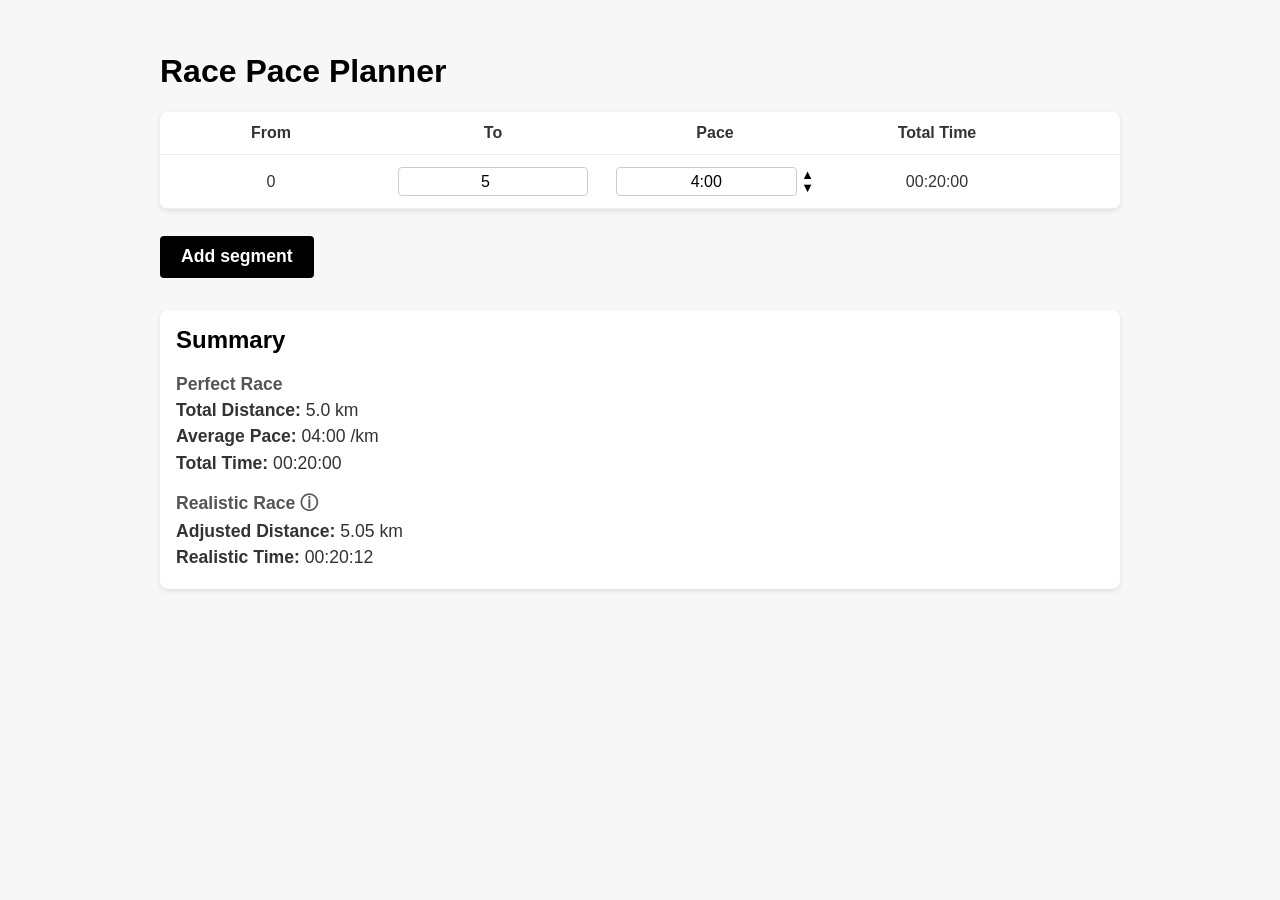
<file: index.html>
<!DOCTYPE html>
<html lang="en">
<head>
  <meta charset="UTF-8">
  <meta name="viewport" content="width=device-width, initial-scale=1.0">
  <link rel="icon" href="favicon.ico" type="image/x-icon">
  <title>Race Pace Planner</title>
  <link rel="stylesheet" href="style.css">
  <link rel="stylesheet" href="https://cdnjs.cloudflare.com/ajax/libs/font-awesome/6.5.0/css/all.min.css">
</head>
<body>
  <div class="content-wrapper">
    <h1>Race Pace Planner</h1>
    <div class="table-wrapper">
      <table id="paceTable">
        <thead>
          <tr>
            <th>From</th>
            <th>To</th>
            <th>Pace</th>
            <th>Total Time</th>
            <th></th>
          </tr>
        </thead>
        <tbody>
          <tr>
            <td class="from-value">0</td>
            <td><input type="number" step="0.1" class="to-km" value="5"></td>
            <td>
              <div class="pace-wrapper">
                <input type="text" class="pace-input" placeholder="mm:ss" value="4:00">
                <div class="pace-buttons">
                  <button type="button" class="pace-up" onclick="adjustPace(this, 1)">▲</button>
                  <button type="button" class="pace-down" onclick="adjustPace(this, -1)">▼</button>
                </div>
              </div>
            </td>
            <td class="cumulative"></td>
            <td></td>
          </tr>
        </tbody>
      </table>
      <button id="addSegmentBtn">Add segment</button>
    </div>
    <div class="summary-wrapper">
      <div class="card">
        <h2>Summary</h2>
        <div class="summary">
          <div class="summary-section">
            <h3>Perfect Race</h3>
            <p><strong>Total Distance:</strong> <span id="totalDistance">0.0</span> km</p>
            <p><strong>Average Pace:</strong> <span id="averagePace">00:00</span> /km</p>
            <p><strong>Total Time:</strong> <span id="totalTime">00:00:00</span></p>
          </div>
          <div class="summary-section">
            <h3 title="Accounts for running 1% extra distance and applies final segment pace to estimate total time.">Realistic Race &#9432;</h3>
            <p><strong>Adjusted Distance:</strong> <span id="adjustedDistance">0.0</span> km</p>
            <p><strong>Realistic Time:</strong> <span id="realisticTime">00:00:00</span></p>
          </div>
        </div>
      </div>
    </div>
  </div>
  <script src="script.js"></script>
</body>
</html>
</file>
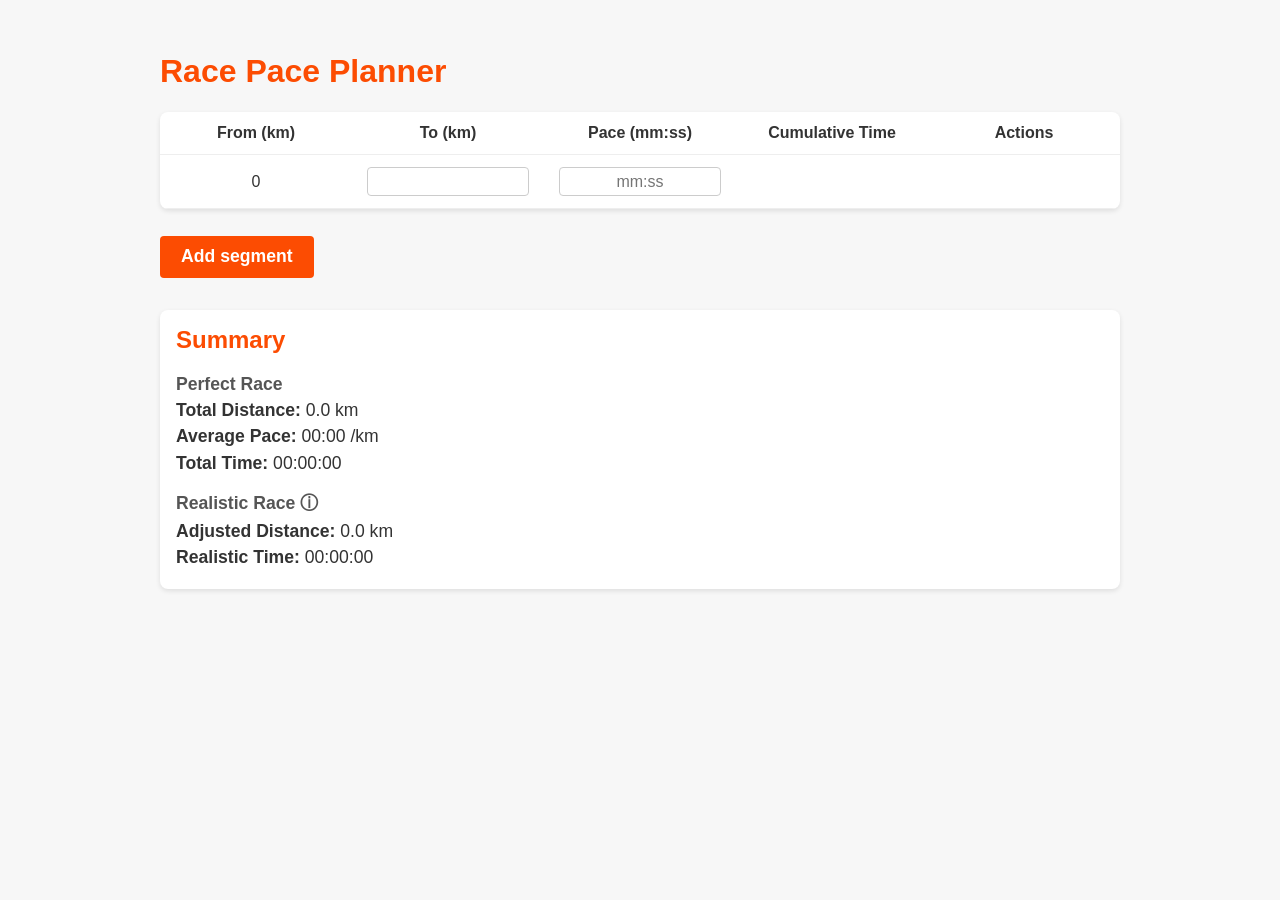
<file: racepace.html>
<!DOCTYPE html>
<html lang="en">
<head>
  <meta charset="UTF-8">
  <title>Race Pace Planner</title>
  <style>
    body {
      font-family: Helvetica, Arial, sans-serif;
      background-color: #f7f7f7;
      margin: 0;
      padding: 2em;
      color: #333;
    }
    .content-wrapper {
      max-width: 960px;
      margin: 0 auto;
    }
    h1 {
      text-align: left;
      color: #fc4c02;
    }
    .table-wrapper,
    .summary-wrapper {
      width: 100%;
      max-width: 100%;
    }
    .card {
      background: white;
      border-radius: 8px;
      box-shadow: 0 2px 5px rgba(0, 0, 0, 0.1);
      padding: 1em;
      margin-top: 2em;
    }
    .card h2 {
      margin-top: 0;
      color: #fc4c02;
    }
    .summary {
      font-size: 1.1em;
      margin-top: 0.5em;
      display: block;
      text-align: left;
    }
    .summary p {
      margin: 0.3em 0;
    }
    .summary-section {
      margin-top: 1em;
    }
    .summary-section h3 {
      margin-bottom: 0.3em;
      color: #555;
      font-size: 1em;
      font-weight: bold;
    }
    table {
      width: 100%;
      table-layout: fixed;
      border-collapse: separate;
      border-spacing: 0;
      background: white;
      border-radius: 8px;
      overflow: hidden;
      box-shadow: 0 2px 5px rgba(0, 0, 0, 0.1);
    }
    th, td {
      width: 20%;
      padding: 0.75em;
      border-bottom: 1px solid #eee;
      vertical-align: middle;
      text-align: center;
      word-wrap: break-word;
    }
    input[type="number"], input[type="text"] {
      text-align: center;
      width: 90%;
      padding: 0.3em;
      border: 1px solid #ccc;
      border-radius: 4px;
      font-size: 1em;
    }
    button {
      cursor: pointer;
      font-size: 1em;
      padding: 0.4em 0.8em;
      border-radius: 4px;
    }
    .delete-btn {
      background: none;
      border: none;
      font-size: 1.2em;
      color: #fc4c02;
    }
    #addSegmentBtn {
      display: block;
      margin: 1.5em 0;
      background-color: #fc4c02;
      color: white;
      border: none;
      font-weight: bold;
      font-size: 1.1em;
      padding: 0.6em 1.2em;
      border-radius: 4px;
    }
    #addSegmentBtn:hover {
      background-color: #e54300;
    }
  </style>
</head>
<body>
  <div class="content-wrapper">
    <h1>Race Pace Planner</h1>
    <div class="table-wrapper">
      <table id="paceTable">
        <thead>
          <tr>
            <th>From (km)</th>
            <th>To (km)</th>
            <th>Pace (mm:ss)</th>
            <th>Cumulative Time</th>
            <th>Actions</th>
          </tr>
        </thead>
        <tbody>
          <tr>
            <td class="from-value">0</td>
            <td><input type="number" step="0.1" class="to-km"></td>
            <td><input type="text" placeholder="mm:ss"></td>
            <td class="cumulative"></td>
            <td></td>
          </tr>
        </tbody>
      </table>
      <button id="addSegmentBtn">Add segment</button>
    </div>

    <div class="summary-wrapper">
      <div class="card">
        <h2>Summary</h2>
        <div class="summary">
          <div class="summary-section">
            <h3>Perfect Race</h3>
            <p><strong>Total Distance:</strong> <span id="totalDistance">0.0</span> km</p>
            <p><strong>Average Pace:</strong> <span id="averagePace">00:00</span> /km</p>
            <p><strong>Total Time:</strong> <span id="totalTime">00:00:00</span></p>
          </div>
          <div class="summary-section">
            <h3 title="Accounts for running 1% extra distance and applies final segment pace to estimate total time.">Realistic Race &#9432;</h3>
            <p><strong>Adjusted Distance:</strong> <span id="adjustedDistance">0.0</span> km</p>
            <p><strong>Realistic Time:</strong> <span id="realisticTime">00:00:00</span></p>
          </div>
        </div>
      </div>
    </div>
  </div>

  <script>
    function parsePace(paceStr) {
      const [min, sec] = paceStr.split(":").map(Number);
      return min * 60 + sec;
    }

    function formatTime(seconds) {
      const hrs = Math.floor(seconds / 3600);
      const min = Math.floor((seconds % 3600) / 60);
      const sec = Math.round(seconds % 60);
      return `${hrs.toString().padStart(2, '0')}:${min.toString().padStart(2, '0')}:${sec.toString().padStart(2, '0')}`;
    }

    function formatPace(secondsPerKm) {
      const min = Math.floor(secondsPerKm / 60);
      const sec = Math.round(secondsPerKm % 60);
      return `${min.toString().padStart(2, '0')}:${sec.toString().padStart(2, '0')}`;
    }

    function updateFromValues() {
      const rows = document.querySelectorAll("#paceTable tbody tr");
      for (let i = 1; i < rows.length; i++) {
        const prevTo = parseFloat(rows[i - 1].querySelector(".to-km").value);
        if (!isNaN(prevTo)) {
          rows[i].querySelector(".from-value").textContent = prevTo.toFixed(1);
        }
      }
    }

    function updateCumulativeTimes() {
      updateFromValues();
      const rows = document.querySelectorAll("#paceTable tbody tr");
      let totalTime = 0;
      let totalDistance = 0;
      let finalSegmentPace = 0;
      rows.forEach((row, index) => {
        const from = parseFloat(row.querySelector(".from-value").textContent);
        const to = parseFloat(row.querySelector(".to-km").value);
        const paceStr = row.cells[2].querySelector("input").value;
        if (!isNaN(from) && !isNaN(to) && paceStr.includes(":")) {
          const pace = parsePace(paceStr);
          const distance = to - from;
          if (distance > 0) {
            totalTime += distance * pace;
            totalDistance += distance;
            row.querySelector(".cumulative").textContent = formatTime(totalTime);
            if (index === rows.length - 1) {
              finalSegmentPace = pace;
            }
          } else {
            row.querySelector(".cumulative").textContent = "-";
          }
        } else {
          row.querySelector(".cumulative").textContent = "-";
        }
      });

      document.getElementById("totalDistance").textContent = totalDistance.toFixed(1);
      document.getElementById("totalTime").textContent = formatTime(totalTime);
      document.getElementById("averagePace").textContent = totalDistance > 0 ? formatPace(totalTime / totalDistance) : "00:00";

      const adjustedDistance = totalDistance * 1.01;
      const extraDistance = adjustedDistance - totalDistance;
      const realisticTime = totalTime + extraDistance * finalSegmentPace;
      document.getElementById("adjustedDistance").textContent = adjustedDistance.toFixed(2);
      document.getElementById("realisticTime").textContent = formatTime(realisticTime);
    }

    function addRow() {
      const rows = document.querySelectorAll("#paceTable tbody tr");
      const lastRow = rows[rows.length - 1];
      const from = parseFloat(lastRow.querySelector(".to-km").value);
      const lastPace = lastRow.cells[2].querySelector("input").value;
      if (isNaN(from)) return;
      const to = from + 5;
      const newRow = document.createElement("tr");
      newRow.innerHTML = `
        <td class="from-value">${from.toFixed(1)}</td>
        <td><input type="number" step="0.1" class="to-km" value="${to.toFixed(1)}" autofocus></td>
        <td><input type="text" placeholder="mm:ss" value="${lastPace}"></td>
        <td class="cumulative"></td>
        <td><button class="delete-btn" onclick="removeRow(this)">🗑️</button></td>
      `;
      document.querySelector("#paceTable tbody").appendChild(newRow);
      updateCumulativeTimes();
      newRow.querySelector(".to-km").focus();
    }

    function removeRow(button) {
      const row = button.closest("tr");
      row.remove();
      updateCumulativeTimes();
    }

    document.querySelector("#paceTable").addEventListener("input", updateCumulativeTimes);
    document.querySelector("#addSegmentBtn").addEventListener("click", addRow);
  </script>
</body>
</html>
</file>
<file: style.css>
body {
  font-family: Helvetica, Arial, sans-serif;
  background-color: #f7f7f7;
  margin: 0;
  padding: 2em;
  color: #333;
}

.content-wrapper {
  max-width: 960px;
  margin: 0 auto;
}

h1 {
  text-align: left;
  color: #000000;
}

.table-wrapper,
.summary-wrapper {
  width: 100%;
  max-width: 100%;
}

.card {
  background: white;
  border-radius: 8px;
  box-shadow: 0 2px 5px rgba(0, 0, 0, 0.1);
  padding: 1em;
  margin-top: 2em;
}

.card h2 {
  margin-top: 0;
  color: #000000;
}

.summary {
  font-size: 1.1em;
  margin-top: 0.5em;
  display: block;
  text-align: left;
}

.summary p {
  margin: 0.3em 0;
}

.summary-section {
  margin-top: 1em;
}

.summary-section h3 {
  margin-bottom: 0.3em;
  color: #555;
  font-size: 1em;
  font-weight: bold;
}

table {
  width: 100%;
  table-layout: fixed;
  border-collapse: separate;
  border-spacing: 0;
  background: white;
  border-radius: 8px;
  overflow: hidden;
  box-shadow: 0 2px 5px rgba(0, 0, 0, 0.1);
}

th, td {
  padding: 0.75em;
  border-bottom: 1px solid #eee;
  vertical-align: middle;
  text-align: center;
  word-wrap: break-word;
}

td:last-child,
th:last-child {
  width: 48px;              /* enough space for the delete icon */
  white-space: normal;      /* prevent overflow */
}

.delete-btn {
  display: inline-flex;
  align-items: center;
  justify-content: center;
  width: 32px;
  height: 32px;
  background: none;
  border: none;
  font-size: 1.2em;
  color: #000000;
}

input[type="number"], input[type="text"] {
  text-align: center;
  width: 90%;
  padding: 0.3em;
  border: 1px solid #ccc;
  border-radius: 4px;
  font-size: 1em;
}

button {
  cursor: pointer;
  font-size: 1em;
  padding: 0.4em 0.8em;
  border-radius: 4px;
}

.delete-btn {
  background: none;
  border: none;
  font-size: 1.2em;
  color: #000000;
}

#addSegmentBtn {
  display: block;
  margin: 1.5em 0;
  background-color: #000000;
  color: white;
  border: none;
  font-weight: bold;
  font-size: 1.1em;
  padding: 0.6em 1.2em;
  border-radius: 4px;
}

#addSegmentBtn:hover {
  background-color: #333333;
}

.pace-wrapper {
  display: flex;
  align-items: center;
  justify-content: center;
  gap: 0.3em;
}

.pace-buttons {
  display: flex;
  flex-direction: column;
}

.pace-buttons button {
  padding: 0;
  font-size: 0.8em;
  line-height: 1;
  background: none;
  border: none;
  color: #000;
  cursor: pointer;
}

@media (max-width: 768px) {
  th, td {
    padding: 0.4em;
    font-size: 0.8em;
  }

  .pace-wrapper {
    flex-direction: column;
    gap: 0.2em;
  }

  .pace-buttons {
    flex-direction: row;
    gap: 0.5em;
  }

  input[type="number"], input[type="text"] {
    font-size: 0.9em;
    padding: 0.4em;
  }

  button {
    font-size: 0.9em;
    padding: 0.5em 1em;
  }

  .summary {
    font-size: 1em;
  }

  table {
    display: block;
    overflow-x: auto;
    white-space: nowrap;
  }
}

@media (max-width: 768px) {
  .pace-buttons {
    display: none;
  }
}
</file>
